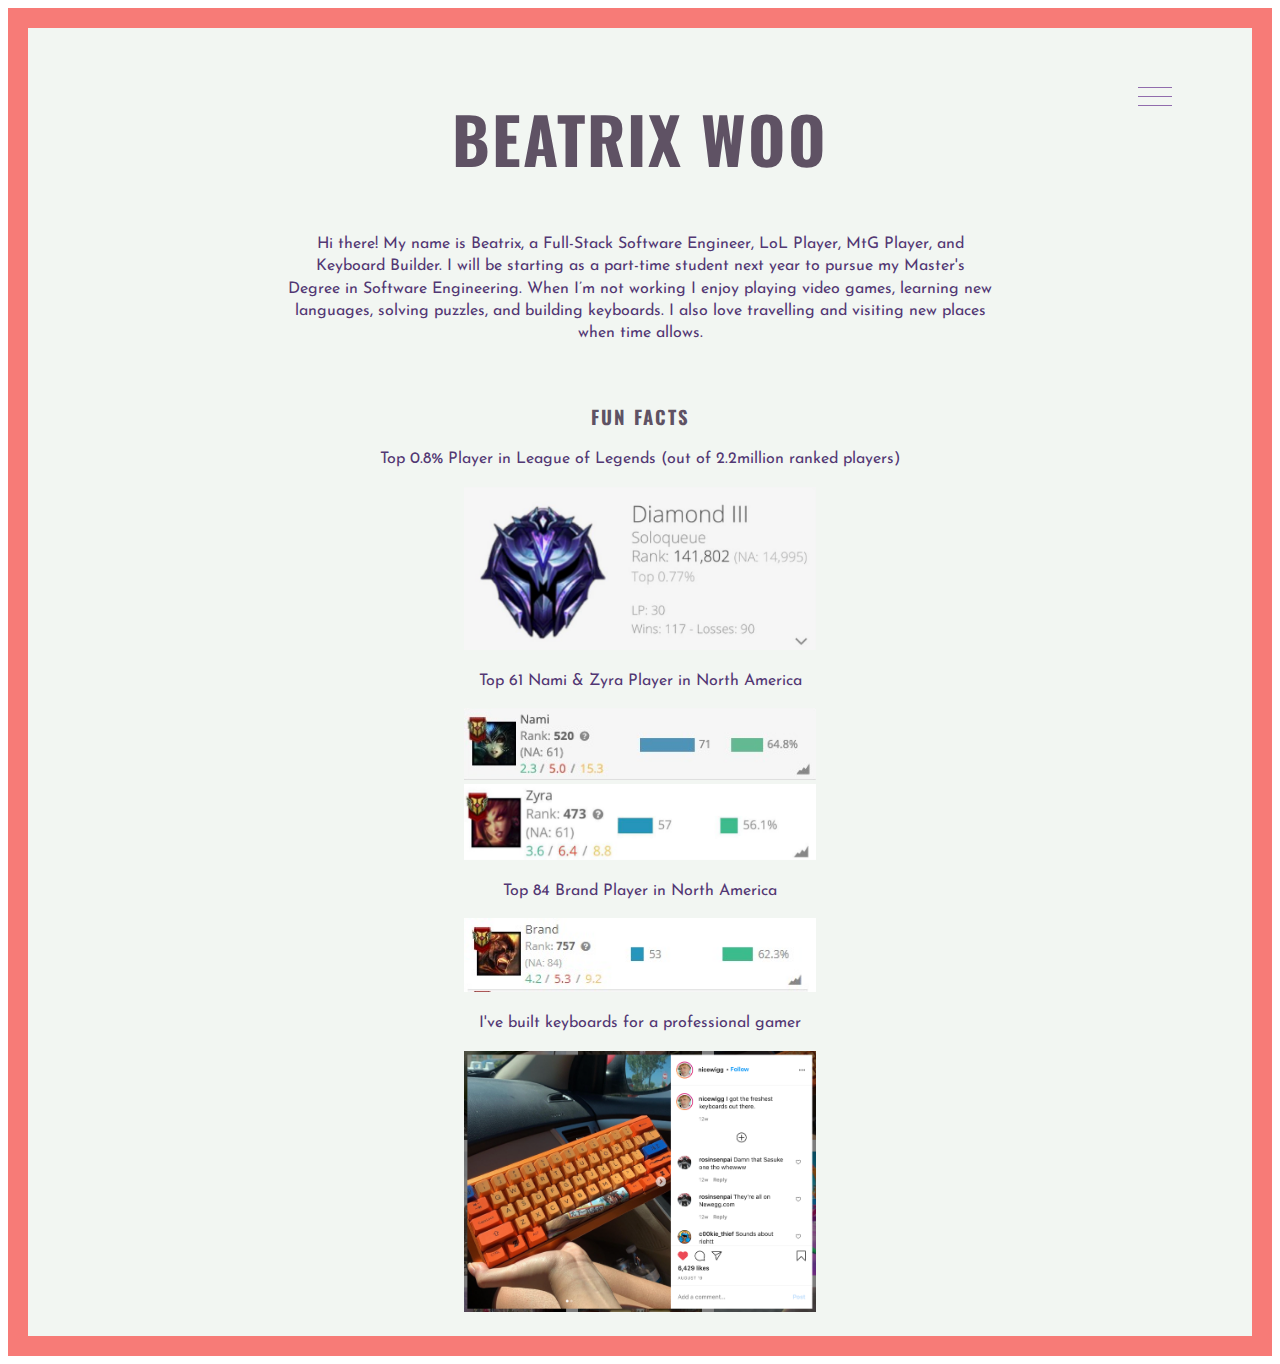
<file: Pages/about.html>
<!DOCTYPE html>
<html lang="en">
  <head>
    <meta charset="UTF-8" />
    <meta name="viewport" content="width=device-width, initial-scale=1.0" />
    <link
      rel="stylesheet"
      href="https://pro.fontawesome.com/releases/v5.10.0/css/all.css"
      integrity="sha384-AYmEC3Yw5cVb3ZcuHtOA93w35dYTsvhLPVnYs9eStHfGJvOvKxVfELGroGkvsg+p"
      crossorigin="anonymous"
    />
    <script
      src="https://code.jquery.com/jquery-3.5.1.min.js"
      integrity="sha256-9/aliU8dGd2tb6OSsuzixeV4y/faTqgFtohetphbbj0="
      crossorigin="anonymous"
    ></script>
    <link rel="stylesheet" href="./styles/about.css" />
    <link rel="icon" type="image/png" href="./favicon.ico" />
    <title>About Bee</title>
  </head>

  <body>
    <div class="overlay-navigation">
      <nav role="navigation">
        <ul>
          <li><a href="../index.html" data-content="Sweet Home">Home</a></li>
          <li>
            <a href="./about.html" data-content="More than just an Engineer."
              >About</a
            >
          </li>
          <li>
            <a
              href="./projects.html"
              data-content="#REACT #HTML #CSS #JAVASCRIPT #NoSQL #SQL & MORE!"
              >Projects</a
            >
          </li>
          <li>
            <a
              href="https://drive.google.com/file/d/1P7Yh8YNb3SqcgaxThtRVVJlnXlDk6-uI/view?usp=sharing"
              title="Download CV"
              target="_blank"
              data-content="Click to Download"
              >Resume</a
            >
          </li>
          <li>
            <a
              href="https://www.linkedin.com/in/wbeatrix/"
              target="_blank"
              data-content="Message Bee on LinkedIn"
              >Contact</a
            >
          </li>
        </ul>
      </nav>
    </div>

    <div class="page-wrap">
      <div class="home animate-border divide">
        <div class="open-overlay">
          <span class="bar-top"></span>
          <span class="bar-middle"></span>
          <span class="bar-bottom"></span>
        </div>
        <div class="text-wrap">
          <h1>Beatrix Woo</h1>
          <p>
            Hi there! My name is Beatrix, a Full-Stack Software Engineer, LoL
            Player, MtG Player, and Keyboard Builder. I will be starting as a
            part-time student next year to pursue my Master's Degree in Software
            Engineering. When I’m not working I enjoy playing video games,
            learning new languages, solving puzzles, and building keyboards. I
            also love travelling and visiting new places when time allows.
          </p>
          <div>
            <a href="https://github.com/abeatrix" target="_blank"
              ><i class="fab fa-github pads"></i>
            </a>
            <a href="https://www.linkedin.com/in/wbeatrix/" target="_blank"
              ><i class="fab fa-linkedin pads"></i
            ></a>
            <a href="mailto:beatrixwoo@gmail.com" target="_blank"
              ><i class="fas fa-envelope pads"></i
            ></a>
          </div>
          <h3>FUN FACTS</h3>
          <p>
            Top 0.8% Player in League of Legends (out of 2.2million ranked
            players)
          </p>
          <img class="about-imgs" src="./assets/about_rank.png" />
          <p>Top 61 Nami & Zyra Player in North America</p>
          <img class="about-imgs" src="./assets/nami.png" />
          <img class="about-imgs" src="./assets/zyra.png" />
          <p>Top 84 Brand Player in North America</p>
          <img class="about-imgs" src="./assets/brand.jpeg" />
          <p>
            I've built keyboards for a
            <a href="https://www.instagram.com/p/CEFJdh3ntLp/" target="_blank"
              >professional gamer</a
            >
          </p>
          <a href="https://www.instagram.com/p/CEFJdh3ntLp/" target="_blank"
            ><img class="about-imgs" src="./assets/keebs.png"
          /></a>
        </div>
      </div>
    </div>
  </body>
</html>

<script defer>
  $(".open-overlay").click(function () {
    var overlay_navigation = $(".overlay-navigation"),
      nav_item_1 = $("nav li:nth-of-type(1)"),
      nav_item_2 = $("nav li:nth-of-type(2)"),
      nav_item_3 = $("nav li:nth-of-type(3)"),
      nav_item_4 = $("nav li:nth-of-type(4)"),
      nav_item_5 = $("nav li:nth-of-type(5)"),
      top_bar = $(".bar-top"),
      middle_bar = $(".bar-middle"),
      bottom_bar = $(".bar-bottom");

    overlay_navigation.toggleClass("overlay-active");
    if (overlay_navigation.hasClass("overlay-active")) {
      top_bar.removeClass("animate-out-top-bar").addClass("animate-top-bar");
      middle_bar
        .removeClass("animate-out-middle-bar")
        .addClass("animate-middle-bar");
      bottom_bar
        .removeClass("animate-out-bottom-bar")
        .addClass("animate-bottom-bar");
      overlay_navigation
        .removeClass("overlay-slide-up")
        .addClass("overlay-slide-down");
      nav_item_1
        .removeClass("slide-in-nav-item-reverse")
        .addClass("slide-in-nav-item");
      nav_item_2
        .removeClass("slide-in-nav-item-delay-1-reverse")
        .addClass("slide-in-nav-item-delay-1");
      nav_item_3
        .removeClass("slide-in-nav-item-delay-2-reverse")
        .addClass("slide-in-nav-item-delay-2");
      nav_item_4
        .removeClass("slide-in-nav-item-delay-3-reverse")
        .addClass("slide-in-nav-item-delay-3");
      nav_item_5
        .removeClass("slide-in-nav-item-delay-4-reverse")
        .addClass("slide-in-nav-item-delay-4");
    } else {
      top_bar.removeClass("animate-top-bar").addClass("animate-out-top-bar");
      middle_bar
        .removeClass("animate-middle-bar")
        .addClass("animate-out-middle-bar");
      bottom_bar
        .removeClass("animate-bottom-bar")
        .addClass("animate-out-bottom-bar");
      overlay_navigation
        .removeClass("overlay-slide-down")
        .addClass("overlay-slide-up");
      nav_item_1
        .removeClass("slide-in-nav-item")
        .addClass("slide-in-nav-item-reverse");
      nav_item_2
        .removeClass("slide-in-nav-item-delay-1")
        .addClass("slide-in-nav-item-delay-1-reverse");
      nav_item_3
        .removeClass("slide-in-nav-item-delay-2")
        .addClass("slide-in-nav-item-delay-2-reverse");
      nav_item_4
        .removeClass("slide-in-nav-item-delay-3")
        .addClass("slide-in-nav-item-delay-3-reverse");
      nav_item_5
        .removeClass("slide-in-nav-item-delay-4")
        .addClass("slide-in-nav-item-delay-4-reverse");
    }
  });
</script>
</file>
<file: Pages/styles/about.css>
@import url(https://fonts.googleapis.com/css?family=Oswald|Josefin+Sans:300);

html {
  box-sizing: border-box;
  font-size: 100%;
}
*, *:before, *:after {
  box-sizing: inherit;
}

i {
    font-size: 20px;
}
.home a:link {
    text-decoration: none;
    color: #523874;
  }

  .home a:visited {
    text-decoration: none;
    color: #523874;
  }

  .home a:hover {
    text-decoration: underline;
    color: #adf182;
  }

  .home a:active {
    text-decoration: underline;
    color: #adf182;
  }

/* ====  Page layout ==== */
.page-wrap{
    overflow-x: hidden;
    height: 9100%;
}

.home{
  height: 100%;
  position: relative;
  background-color: #F2F6F2;
  display: flex;
  justify-content: center;
  align-items: center;
}
.home:before{
  position: absolute;
  width: 50%;
  height: 100%;
  z-index: 10;
  top: 0;
  left: 0;
  content: '';
  background-color: #F2F6F2;
}
.home:after{
  position: absolute;
  width: 50%;
  height: 100%;
  z-index: 10;
  top: 0;
  right: 0;
  content: '';
  background-color: #F2F6F2;
}
.animate-border{
  border: 20px solid #f77b77;
  transition: border .5s .2s ease;
  padding: 20px;
}
.home.divide:before{
  transition: all .6s 1.2s cubic-bezier(0.645, 0.045, 0.355, 1.000);
  width: 0;
}
.home.divide:after{
  transition: all .6s 1.2s cubic-bezier(0.645, 0.045, 0.355, 1.000);
  width: 0;
}
.text-wrap{
    width: 100%;
    max-width: 44rem;
    text-align: center;
}
h1{
    font-size: 4rem;
    text-transform: uppercase;
    letter-spacing: 2px;
    font-weight: 700;
    font-family: 'Oswald';
    color: #5F5264;
    margin-bottom: 3rem;
}

h3{
    text-transform: uppercase;
    letter-spacing: 2px;
    font-weight: 700;
    font-family: 'Oswald';
    color: #5F5264;
}

p{
    font-size: 1rem;
    color: #523874;
    line-height: 1.4;
    font-family: 'Josefin Sans';
}

.pads{
  padding: 5%;
}

img {
    width: 50%;
}

@media screen and (max-width:1024px){
  html{
    font-size: 92.5%;
  }
}
@media screen and (max-width:640px){
  html{
    font-size: 86%;
  }
  p{
    font-size: 1.1rem;
  }
}


/* ====================================
Navigation
==================================== */

.overlay-navigation {
    position: fixed;
    z-index: 99;
    top: 0;
    left: 0;
    width: 100%;
    height: 100%;
    background-color: hsla(0, 0%, 0%, 0.8);
    transform: translateY(-100%);
  }

  .overlay-slide-down {
    transition: all .4s ease-in-out;
    transform: translateY(0)
  }

  .overlay-slide-up {
    transition: all .8s ease-in-out;
    transform: translateY(-100%)
  }

  nav,
  nav ul {
    width: 100%;
    height: 100%;
    margin: 0;
    padding: 0;
  }

  nav ul {
    display: flex;
    list-style: none;
  }

  nav ul li {
    flex-basis: 20%;
    justify-content: center;
    align-items: center;
    height: 100%;
    overflow: hidden;
    transform: translateY(-100%);
  }

  nav li a {
    position: relative;
    top: 46%;
    color: #fff;
    text-transform: uppercase;
    font-family: 'Work sans', sans-serif;
    font-weight: 300;
    letter-spacing: 4px;
    text-decoration: none;
    display: block;
    text-align: center;
    font-size: 0.9rem;
  }

  nav li a:before {
    content: '';
    width: 70px;
    height: 2px;
    background-color: #fff;
    position: absolute;
    top: 50%;
    left: 0;
    z-index: 100;
    transform: translateX(-100%);
    opacity: 0;
    transition: all .2s linear;
  }

  nav li a:after {
    content: attr(data-content);
    font-size: 0.7rem;
    transition: all .2s linear;
    opacity: 0;
    position: absolute;
    z-index: 100;
    color: #fff;
    display: block;
    margin-right: auto;
    margin-left: auto;
    left: 0;
    right: 0;
    bottom: -50px;
    text-transform: none;
    font-family: 'Open sans', serif;
    font-weight: 300;
    font-style: italic;
    letter-spacing: 0;
  }

  nav li a:hover:before {
    transform: translateX(0);
    opacity: 1;
  }

  nav li a:hover:after {
    transform: translateY(15px);
    opacity: 1;
  }

  nav li:nth-of-type(1){background-color: #523874}
  nav li:nth-of-type(2){background-color: #916cad}
  nav li:nth-of-type(3){background-color: #dc7d68}
  nav li:nth-of-type(4){background-color: #adf182}
  nav li:nth-of-type(5){background-color: #c7dba5}

  .slide-in-nav-item {
    animation: slide-in-nav-item 0.4s linear 1 .2s both;
  }

  .slide-in-nav-item-delay-1 {
    animation: slide-in-nav-item 0.4s linear 1 .4s both;
  }

  .slide-in-nav-item-delay-2 {
    animation: slide-in-nav-item 0.4s linear 1 .6s both;
  }

  .slide-in-nav-item-delay-3 {
    animation: slide-in-nav-item 0.4s linear 1 .8s both;
  }

  .slide-in-nav-item-delay-4 {
    animation: slide-in-nav-item 0.4s linear 1 1s both;
  }

  .slide-in-nav-item-reverse {
    animation: slide-in-nav-item-reverse .3s linear 1 .5s both;
  }

  .slide-in-nav-item-delay-1-reverse {
    animation: slide-in-nav-item-reverse .3s linear 1 .4s both;
  }

  .slide-in-nav-item-delay-2-reverse {
    animation: slide-in-nav-item-reverse .3s linear 1 .3s both;
  }

  .slide-in-nav-item-delay-3-reverse {
    animation: slide-in-nav-item-reverse .3s linear 1 .2s both;
  }

  .slide-in-nav-item-delay-4-reverse {
    animation: slide-in-nav-item-reverse .3s linear 1 both;
  }


  /* ====================================
  Burger king
  ==================================== */

  .open-overlay {
    position: absolute;
    right: 5rem;
    top: 3.2rem;
    z-index: 1000;
    width: 34px;
    display: block;
    cursor: pointer;
  }

  .open-overlay span {
    display: block;
    height: 1px;
    background-color: #916cad;
    cursor: pointer;
    margin-top: 8px;
  }

  .animate-top-bar {
    animation: animate-top-bar .6s linear 1 both
  }

  .animate-bottom-bar {
    animation: animate-bottom-bar .6s linear 1 both
  }

  .animate-middle-bar {
    animation: animate-middle-bar .6s linear 1 both
  }

  .animate-out-top-bar {
    animation: animate-out-top-bar .6s linear 1 both
  }

  .animate-out-bottom-bar {
    animation: animate-out-bottom-bar .6s linear 1 both
  }

  .animate-out-middle-bar {
    animation: animate-out-middle-bar .6s linear 1 both
  }


  /* ====================================
  Animation keyframes
  ==================================== */

  @keyframes slide-in-nav-item {
    from {
      -webkit-transform: translateY(-100%);
      transform: translateY(-100%)
    }
    to {
      -webkit-transform: translateY(0);
      transform: translateY(0)
    }
  }

  @keyframes slide-in-nav-item-reverse {
    from {
      -webkit-transform: translateY(0);
      transform: translateY(0)
    }
    to {
      -webkit-transform: translateY(-100%);
      transform: translateY(-100%)
    }
  }

  @keyframes animate-top-bar {
    0% {
      background-color: #916cad;
    }
    50% {
      -webkit-transform: translateY(9px);
      transform: translateY(9px)
    }
    80% {
      -webkit-transform: translateY(5px);
      transform: translateY(5px);
      background-color: #916cad
    }
    100% {
      -webkit-transform: translateY(0);
      transform: translateY(0);
      background-color: #29363B;
    }
  }

  @keyframes animate-bottom-bar {
    0% {
      background-color: #916cad;
    }
    50% {
      -webkit-transform: translateY(-9px);
      transform: translateY(-9px)
    }
    80% {
      -webkit-transform: translateY(-5px);
      transform: translateY(-5px);
      background-color: #916cad;
    }
    100% {
      -webkit-transform: translateY(0);
      transform: translateY(0);
      background-color: #29363B;
    }
  }

  @keyframes animate-middle-bar {
    0% {
      background-color: #916cad;
    }
    80% {
      background-color: #916cad;
    }
    100% {
      background-color: #29363B;
    }
  }

  @keyframes animate-out-top-bar {
    0% {
      background-color: #29363B
    }
    50% {
      -webkit-transform: translateY(9px);
      transform: translateY(9px)
    }
    80% {
      -webkit-transform: translateY(5px);
      transform: translateY(5px);
      background-color: #29363B
    }
    100% {
      -webkit-transform: translateY(0);
      transform: translateY(0);
      background-color: #916cad;
    }
  }

  @keyframes animate-out-bottom-bar {
    0% {
      background-color: #29363B
    }
    50% {
      -webkit-transform: translateY(-9px);
      transform: translateY(-9px)
    }
    80% {
      -webkit-transform: translateY(-5px);
      transform: translateY(-5px);
      background-color: #29363B;
    }
    100% {
      -webkit-transform: translateY(0);
      transform: translateY(0);
      background-color: #916cad;
    }
  }

  @keyframes animate-out-middle-bar {
    0% {
      background-color: #29363B
    }
    80% {
      background-color: #29363B;
    }
    100% {
      background-color: #916cad;
    }
  }
</file>
